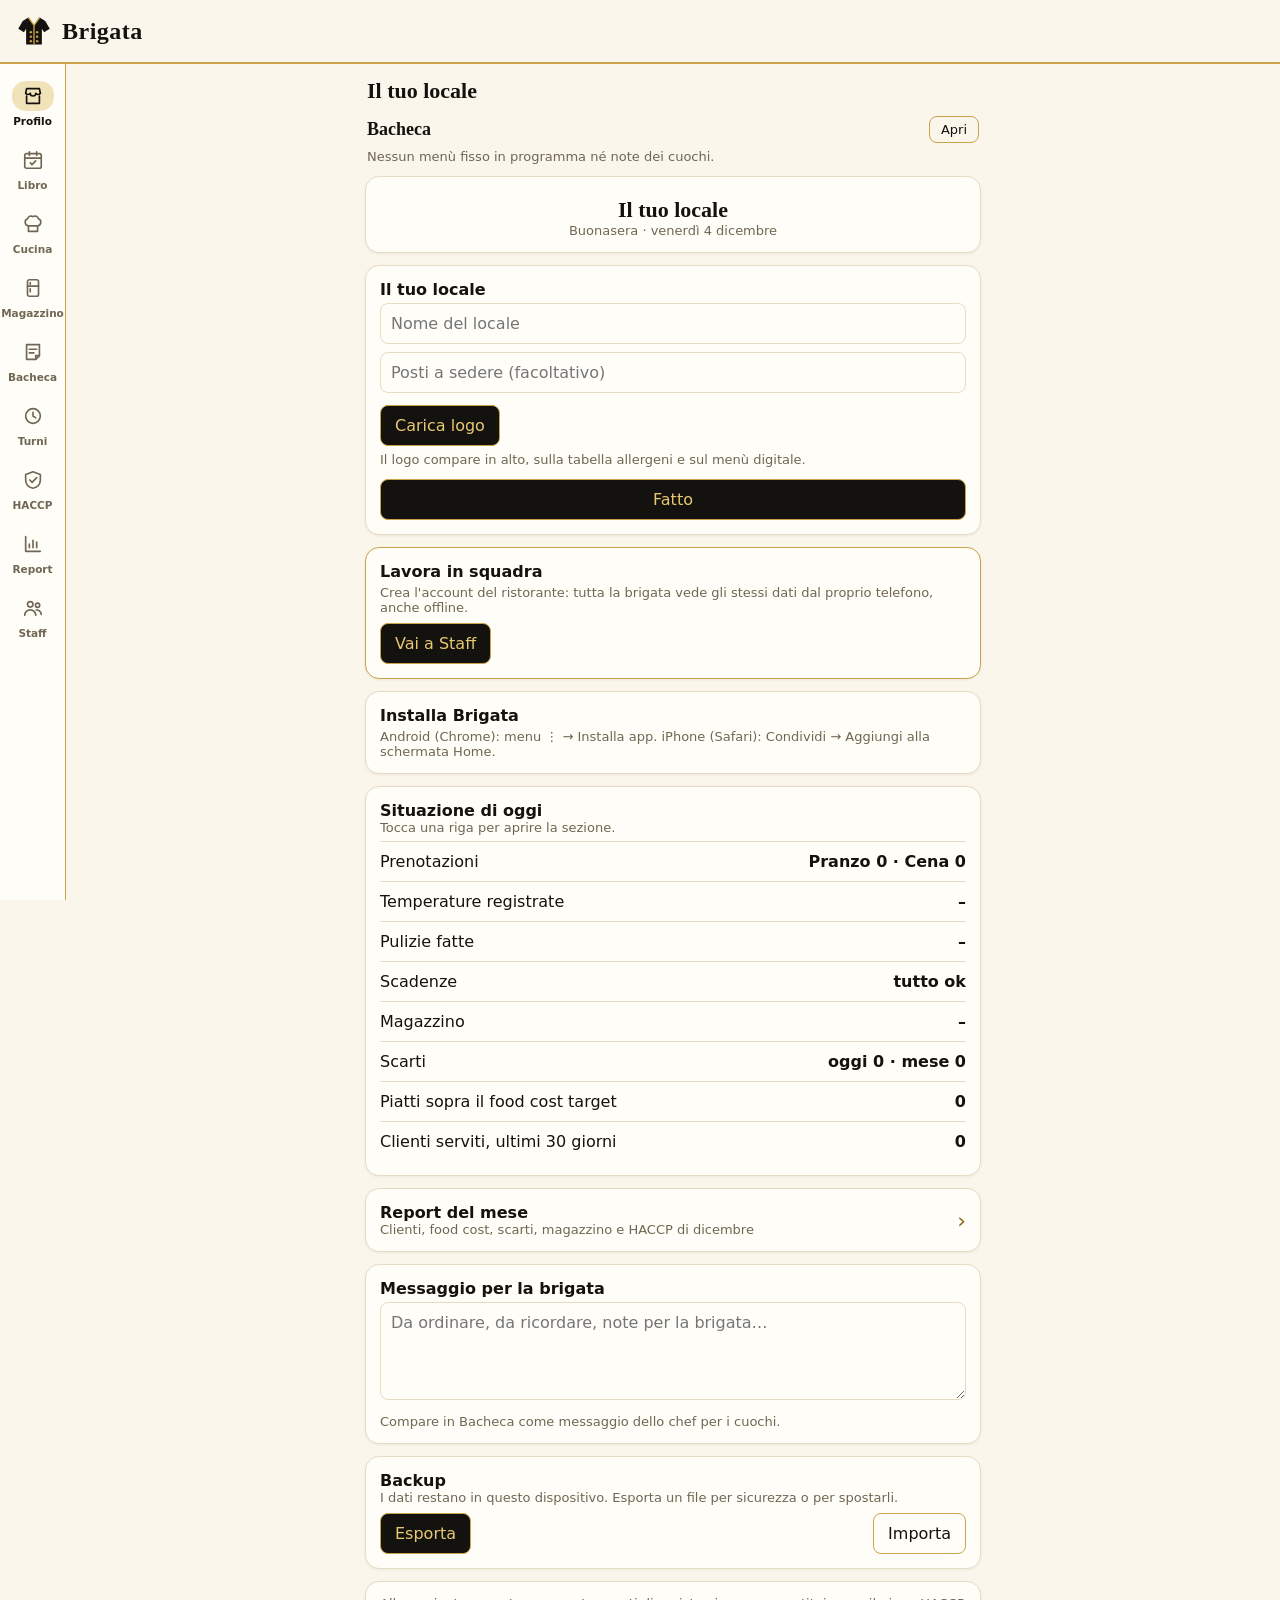
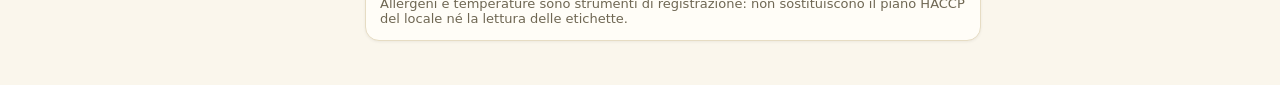
<file: index.html>
<!DOCTYPE html>
<html lang="it">
<head>
<meta charset="utf-8">
<meta name="viewport" content="width=device-width,initial-scale=1,viewport-fit=cover">
<meta name="theme-color" content="#faf6ec">
<meta name="description" content="Allergeni, food cost, HACCP, magazzino e turni per cucine professionali">
<link rel="manifest" href="manifest.json">
<link rel="icon" href="icon-192.png">
<link rel="apple-touch-icon" href="icon-192.png">
<link rel="stylesheet" href="app.css">
<title>Brigata</title>
</head>
<body>
<header></header>
<main></main>
<nav></nav>
<dialog id="d"></dialog>
<input type="file" id="f" accept=".json,application/json" hidden>
<script src="config.js"></script>
<script src="core.js"></script>
<script src="qr.js"></script>
<script src="cloud.js"></script>
<script src="cucina.js"></script>
<script src="haccp.js"></script>
<script src="magazzino.js"></script>
<script src="bacheca.js"></script>
<script src="turni.js"></script>
<script src="libro.js"></script>
<script src="profilo.js"></script>
<script src="staff.js"></script>
<script src="scanner.js"></script>
<script src="attestati.js"></script>
<script src="preparazioni.js"></script>
<script src="fornitori.js"></script>
<script src="abbattimento.js"></script>
<script src="manutenzioni.js"></script>
<script src="inventario.js"></script>
<script src="report.js"></script>
<script src="app.js"></script>
</body>
</html>
</file>
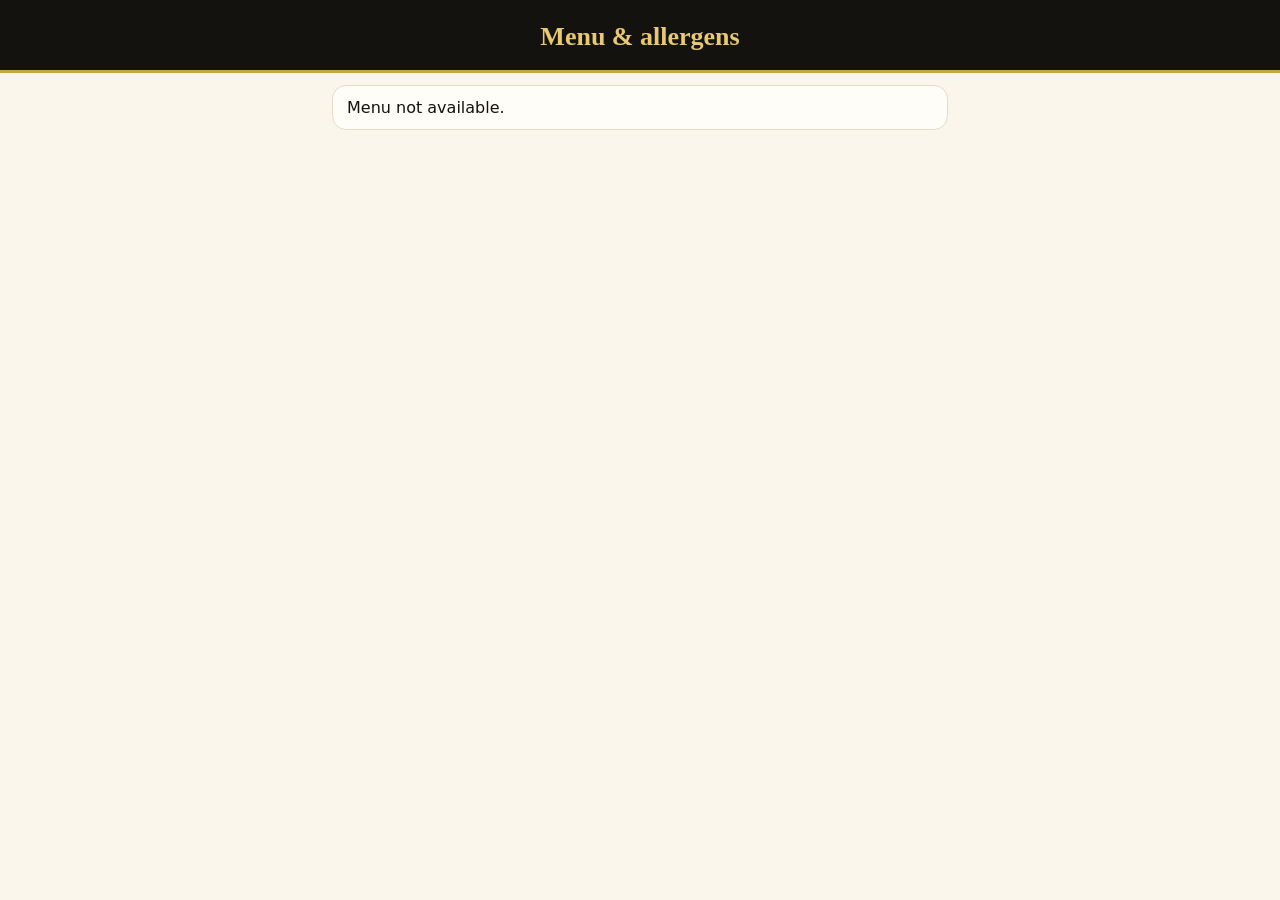
<file: menu.html>
<!DOCTYPE html>
<html lang="it"><head><meta charset="utf-8"><meta name="viewport" content="width=device-width,initial-scale=1"><meta name="theme-color" content="#14120e"><title>Menù e allergeni</title>
<style>
:root{--bg:#faf6ec;--c:#fffdf7;--t:#14120e;--m:#6f6753;--a:#8a6a1c;--g:#c9a24a;--b:#e6dcc3;--s:#f3e8c8;--r:#b3261e}
*{box-sizing:border-box}body{margin:0;font:16px system-ui,sans-serif;background:var(--bg);color:var(--t)}
header{background:#14120e;color:#e8c872;text-align:center;padding:22px 16px 18px;border-bottom:3px solid var(--g)}
header img{height:72px;width:72px;object-fit:cover;border-radius:50%;border:2px solid var(--g);background:#fff;display:block;margin:0 auto 10px}
h1{font:700 26px Georgia,serif;margin:0}header p{margin:6px 0 0;font:italic 14px Georgia,serif;color:#d9c48a}
main{max-width:640px;margin:auto;padding:12px}
.lang{display:flex;justify-content:center;gap:6px;margin-top:12px}.lang button{font:600 13px system-ui;border:1px solid var(--g);background:transparent;color:#e8c872;border-radius:20px;padding:4px 12px}.lang button.on{background:var(--g);color:#14120e}
.box{background:var(--c);border:1px solid var(--b);border-radius:14px;padding:12px 14px;margin-bottom:12px}
.f{display:flex;flex-wrap:wrap;gap:6px;margin-top:8px}.f button{font:13px system-ui;border:1px solid var(--b);background:var(--c);color:var(--t);border-radius:20px;padding:5px 10px}.f button.on{background:#14120e;color:#e8c872;border-color:#14120e}
h2{font:700 19px Georgia,serif;margin:20px 4px 8px;color:var(--a)}
.d{background:var(--c);border:1px solid var(--b);border-radius:12px;padding:11px 13px;margin-bottom:8px}
.d.no{opacity:.45}.d.no b::after{content:' ✕';color:var(--r)}
.d b{font:700 17px Georgia,serif}
.tag{display:inline-block;background:var(--s);color:#5c4710;border-radius:20px;padding:2px 9px;font-size:12px;margin:5px 4px 0 0}.tag.hit{background:#f6dcd9;color:var(--r);font-weight:700}
.none{font-size:13px;color:var(--m);margin-top:4px}
.m{color:var(--m);font-size:13px}.note{font-size:12px;color:var(--m);text-align:center;margin:20px 8px 30px;line-height:1.5}
</style></head>
<body><header id=h><h1>…</h1></header><main id=b><div class=box>…</div></main>
<script src="config.js"></script>
<script>
'use strict';
const L = {
  it:{al:['Glutine','Crostacei','Uova','Pesce','Arachidi','Soia','Latte','Frutta a guscio','Sedano','Senape','Sesamo','Solfiti','Lupini','Molluschi'],sub:'Menù e allergeni',f:'Devi evitare qualcosa? Tocca gli allergeni: i piatti che li contengono vengono segnati.',none:'Nessun allergene dichiarato',other:'Altri piatti',note:'Elenco degli allergeni (Reg. UE 1169/2011) calcolato dalle ricette. In cucina si usano anche altri ingredienti: in caso di allergia o intolleranza chiedi sempre al personale.',upd:'Aggiornato il',err:'Menù non disponibile.',cat:{Antipasti:'Antipasti',Primi:'Primi',Secondi:'Secondi',Contorni:'Contorni',Pizze:'Pizze',Dolci:'Dolci',Bevande:'Bevande',Altro:'Altro'}},
  en:{al:['Gluten','Crustaceans','Eggs','Fish','Peanuts','Soy','Milk','Tree nuts','Celery','Mustard','Sesame','Sulphites','Lupin','Molluscs'],sub:'Menu & allergens',f:'Need to avoid something? Tap the allergens: dishes containing them will be marked.',none:'No allergens declared',other:'Other dishes',note:'Allergen list (EU Reg. 1169/2011) based on our recipes. Other ingredients are handled in the kitchen: if you have an allergy or intolerance, please always ask our staff.',upd:'Updated',err:'Menu not available.',cat:{Antipasti:'Starters',Primi:'First courses',Secondi:'Main courses',Contorni:'Side dishes',Pizze:'Pizzas',Dolci:'Desserts',Bevande:'Drinks',Altro:'Other'}},
  de:{al:['Gluten','Krebstiere','Eier','Fisch','Erdnüsse','Soja','Milch','Schalenfrüchte','Sellerie','Senf','Sesam','Sulfite','Lupinen','Weichtiere'],sub:'Speisekarte & Allergene',f:'Müssen Sie etwas meiden? Tippen Sie auf die Allergene: Gerichte, die sie enthalten, werden markiert.',none:'Keine Allergene angegeben',other:'Weitere Gerichte',note:'Allergenliste (EU-Verordnung 1169/2011) auf Basis unserer Rezepte. In der Küche werden auch andere Zutaten verarbeitet: Bei Allergien oder Unverträglichkeiten fragen Sie bitte immer unser Personal.',upd:'Aktualisiert am',err:'Speisekarte nicht verfügbar.',cat:{Antipasti:'Vorspeisen',Primi:'Erste Gänge',Secondi:'Hauptgänge',Contorni:'Beilagen',Pizze:'Pizzen',Dolci:'Desserts',Bevande:'Getränke',Altro:'Sonstiges'}}
};
const ORD = ['Antipasti','Primi','Secondi','Contorni','Pizze','Dolci','Bevande','Altro',''];
const esc = s => String(s ?? '').replace(/[&<>"']/g, c => ({'&':'&amp;','<':'&lt;','>':'&gt;','"':'&quot;',"'":'&#39;'}[c]));
let lg = (navigator.language || 'it').slice(0, 2); if (!L[lg]) lg = lg == 'it' ? 'it' : 'en';
let D = null; const sel = new Set();

function draw() {
  const T = L[lg], d = D;
  document.documentElement.lang = lg;
  document.title = (d.n ? d.n + ' — ' : '') + T.sub;
  document.getElementById('h').innerHTML = (d.logo && /^data:image\//.test(d.logo) ? `<img src="${d.logo}" alt="">` : '') + `<h1>${esc(d.n || T.sub)}</h1><p>${T.sub}</p><div class=lang>${['it','en','de'].map(k => `<button data-l=${k} class="${k == lg ? 'on' : ''}">${k.toUpperCase()}</button>`).join('')}</div>`;
  const used = [...new Set(d.d.flatMap(x => x.al))].sort((a, b) => a - b);
  let h = used.length ? `<div class=box><div class=m>${T.f}</div><div class=f>${used.map(k => `<button data-a=${k} class="${sel.has(k) ? 'on' : ''}">${T.al[k]}</button>`).join('')}</div></div>` : '';
  ORD.forEach(c => {
    const L2 = d.d.filter(x => (x.c || '') == c || (c == '' && !ORD.includes(x.c)));
    if (!L2.length) return;
    h += `<h2>${c ? T.cat[c] || esc(c) : T.other}</h2>` + L2.map(x => {
      const hit = x.al.some(k => sel.has(k));
      return `<div class="d${hit ? ' no' : ''}"><b>${esc(x.n)}</b><div>${x.al.length ? x.al.map(k => `<span class="tag${sel.has(k) ? ' hit' : ''}">${T.al[k]}</span>`).join('') : `<div class=none>${T.none}</div>`}</div></div>`;
    }).join('');
  });
  h += `<div class=note>${T.note}${d.upd ? `<br>${T.upd} ${new Date(d.upd + 'T12:00').toLocaleDateString(lg)}` : ''}</div>`;
  document.getElementById('b').innerHTML = h;
}

document.addEventListener('click', e => {
  const b = e.target.closest('button'); if (!b || !D) return;
  if (b.dataset.l) { lg = b.dataset.l; draw(); }
  if (b.dataset.a) { const k = +b.dataset.a; sel.has(k) ? sel.delete(k) : sel.add(k); draw(); }
});

(async () => {
  const C = window.BRIGATA_CONFIG || {}, slug = new URLSearchParams(location.search).get('m') || '';
  const fail = () => { document.getElementById('h').innerHTML = `<h1>${L[lg].sub}</h1>`; document.getElementById('b').innerHTML = `<div class=box>${L[lg].err}</div>`; };
  if (!C.supabaseUrl || !/^[a-z0-9]{6,40}$/i.test(slug)) return fail();
  try {
    const r = await fetch(C.supabaseUrl.replace(/\/$/, '') + '/rest/v1/public_menus?select=data&published=eq.true&slug=eq.' + slug, {headers: {apikey: C.supabaseKey}});
    const j = await r.json();
    if (!r.ok || !j.length) return fail();
    D = j[0].data; D.d = Array.isArray(D.d) ? D.d : [];
    draw();
  } catch (e) { fail(); }
})();
</script></body></html>
</file>
<file: app.css>
:root{--bg:#faf6ec;--c:#fffdf7;--t:#14120e;--m:#6f6753;--p:#14120e;--a:#8a6a1c;--g:#c9a24a;--r:#b3261e;--b:#e6dcc3;--s:#f3e8c8;--gold:#e8c872}
*{box-sizing:border-box}
html{-webkit-text-size-adjust:100%}
body{margin:0;font:16px system-ui,sans-serif;background:var(--bg);color:var(--t);padding:0 0 20px 66px}
header{display:flex;align-items:center;gap:10px;height:64px;padding:0 16px;margin-left:-66px;position:sticky;top:0;z-index:2;background:var(--bg);border-bottom:2px solid var(--g)}
main{padding:0 12px 12px;max-width:640px;margin:auto}
h1,h2,h3{font-family:Georgia,serif}
.card{background:var(--c);border:1px solid var(--b);border-radius:14px;padding:14px;margin-bottom:12px;box-shadow:0 1px 3px rgba(20,18,14,.06)}
.row{display:flex;gap:8px;align-items:center;justify-content:space-between}
.row.st{justify-content:flex-start;flex-wrap:wrap}
.m{color:var(--m);font-size:13px}
.hint{color:var(--m);font-size:12px;margin-top:4px}
button{font:inherit;border:1px solid var(--g);border-radius:8px;padding:10px 14px;background:var(--p);color:var(--gold);cursor:pointer}
button.g{background:transparent;color:var(--t);border-color:var(--g)}
button.g.d{color:var(--r);border-color:var(--r)}
button.sm{padding:5px 11px;font-size:13px}
button.w{width:100%}
button:disabled{opacity:.35;cursor:default}
input,select,textarea{font:inherit;width:100%;padding:10px;border:1px solid var(--b);border-radius:8px;background:var(--c);color:var(--t);margin:4px 0}
input:focus,select:focus,textarea:focus{outline:2px solid var(--g)}
.tag{display:inline-block;background:var(--s);color:#5c4710;border-radius:20px;padding:2px 9px;font-size:12px;margin:4px 4px 0 0}
.bad{color:var(--r);font-weight:700}.ok{color:var(--t);font-weight:700}.warn{color:var(--a);font-weight:700}
.chk{display:inline-flex;gap:5px;align-items:center;margin:4px 10px 4px 0;font-size:14px}.chk input{width:auto;margin:0}
table{width:100%;border-collapse:collapse;font-size:13px}td,th{border-bottom:1px solid var(--b);padding:5px 3px;text-align:left}
dialog{border:0;border-radius:12px;width:min(94vw,560px);max-height:90vh;background:var(--c);color:var(--t);padding:16px}
dialog::backdrop{background:rgba(20,18,14,.45)}
.pt{font:700 22px Georgia,serif;margin:14px 2px 12px}
.sub{font:700 17px Georgia,serif;margin:14px 2px 8px}
.clamp{display:-webkit-box;-webkit-line-clamp:3;-webkit-box-orient:vertical;overflow:hidden}
.li{padding:8px 0;border-top:1px solid var(--b)}
.empty{color:var(--m);font-size:13px;margin:0 2px 12px}

/* Header */
.bn{font:700 24px/1 Georgia,serif;letter-spacing:.5px;display:flex;flex-direction:column}
.bn small{font:italic 12px Georgia,serif;color:var(--a);margin-top:3px;letter-spacing:0}
.hlogo{margin-left:auto;height:36px;width:36px;border-radius:50%;object-fit:cover;border:1px solid var(--g)}
.sync{display:inline-flex;align-items:center;gap:5px;font-size:11px;color:var(--m);margin-left:auto;cursor:pointer;padding:4px 8px;border-radius:20px;border:1px solid var(--b);background:var(--c)}
.sync i{width:8px;height:8px;border-radius:50%;background:#7a9a3a}
.sync.off i{background:var(--m)}.sync.err i{background:var(--r)}.sync.run i{background:var(--g);animation:pl 1s infinite alternate}
.sync+.hlogo{margin-left:6px}
@keyframes pl{to{opacity:.3}}

/* Menu laterale */
nav{position:fixed;top:64px;bottom:0;left:0;width:66px;display:flex;flex-direction:column;overflow-y:auto;overflow-x:hidden;scrollbar-width:none;background:var(--c);border-right:1px solid var(--g);padding:8px 2px calc(8px + env(safe-area-inset-bottom));z-index:3}
nav::-webkit-scrollbar{display:none}
nav button{flex:0 0 auto;width:100%;background:none;border:0;color:var(--m);border-radius:0;padding:9px 1px;font-size:10.5px;font-weight:600;display:flex;flex-direction:column;align-items:center;gap:4px}
nav button.on{color:var(--t)}
nav button .lb{white-space:nowrap}
.ic{display:flex;padding:4px 10px;border-radius:14px}
nav button.on .ic{background:#f1e3b9}

/* Segmenti */
.sg{display:flex;background:var(--b);border-radius:12px;padding:3px;margin-bottom:12px}
.sg button{flex:1;background:none;border:0;color:var(--m);padding:9px 4px;border-radius:10px;font-weight:600;font-size:14px}
.sg button.on{background:var(--c);color:var(--t);box-shadow:0 1px 2px rgba(20,18,14,.15)}

/* Riquadri bacheca */
.tl{display:flex;gap:10px;overflow-x:auto;margin:0 -12px 8px;padding:2px 12px 10px;scroll-snap-type:x proximity;scrollbar-width:none}
.t{flex:0 0 138px;height:188px;border:1px solid var(--b);border-radius:14px;background:var(--c);box-shadow:0 1px 3px rgba(20,18,14,.08);display:flex;flex-direction:column;overflow:hidden;scroll-snap-align:start;cursor:pointer}
.t .h{background:var(--p);color:var(--gold);padding:8px 10px;font:700 11px system-ui;text-transform:uppercase;letter-spacing:.6px}
.t .dn{font:700 30px/1.1 Georgia,serif;letter-spacing:0}
.t .b{padding:8px 10px;font-size:13px;flex:1;overflow:hidden}
.t.n .h{text-transform:none;font-size:13px}
.t.imp .h{background:var(--g);color:var(--p)}
.sc{margin-top:6px;background:var(--s);color:#5c4710;border:1px solid var(--g);border-radius:8px;padding:3px 6px;font-size:11px;font-weight:700}
.tl.sm .t{flex-basis:112px;height:152px;border-radius:12px}
.tl.sm .t .h{font-size:10px;padding:6px 8px}
.tl.sm .t .dn{font-size:24px}
.tl.sm .t .b{padding:6px 8px;font-size:11.5px}
.tl.sm .sc{font-size:10px;padding:2px 5px}
.memo{border-color:var(--g);background:#fbf3d9}
.kick{color:var(--a);font-weight:700;letter-spacing:.5px;text-transform:uppercase;font-size:11px}

/* Turni */
.tc{display:inline-flex;align-items:center;justify-content:center;width:20px;height:20px;font-size:10px;vertical-align:middle;margin:0 2px 0 8px;border-radius:7px;font-weight:700}
.sP{background:#f1e3b9;color:#5c4710;border:0}.sC{background:#14120e;color:var(--gold);border:0}.sD{background:#c9a24a;color:#14120e;border:0}.sR{border:1px dashed var(--m);color:var(--m)}.sF{background:#e6dcc3;color:#6f6753;border:0}
.tw{width:100%;border-collapse:separate;border-spacing:4px 3px}.tw td{padding:0;border:0}
.tw-wc{flex:1;text-align:center;border-radius:8px;font-size:10px;color:var(--m);cursor:pointer;padding:2px 0}
.tw-wc b{display:block;font-size:13px;color:var(--t)}
.tw-wc.tdy b{box-shadow:inset 0 -2px 0 var(--g)}
.tw-wc.ro{cursor:default}
.tw-k{margin-top:3px;height:26px;display:flex;align-items:center;justify-content:center;border-radius:6px;font-weight:700;font-size:11px;border:1px dashed var(--b)}
.tw-k.sP,.tw-k.sC,.tw-k.sD,.tw-k.sF{border:0}
.tw-k.xc{border:0;background:repeating-linear-gradient(135deg,var(--b) 0 4px,transparent 4px 8px)}
.gr{display:grid;grid-template-columns:14px repeat(7,minmax(0,1fr));gap:2px;margin:0 -12px 6px}
.gr>div{min-width:0}
.gr-th{text-align:center;font-size:10px;color:var(--m);line-height:1.2;padding:2px 0;cursor:pointer;text-transform:uppercase}
.gr-th b{display:block;font-size:15px;color:var(--t);font-family:Georgia,serif}
.gr-th.tdy b{box-shadow:inset 0 -2px 0 var(--g)}
.gr-th.off{opacity:.45}
.gr-th.ex::after{content:'';display:block;width:5px;height:5px;border-radius:50%;background:var(--g);margin:1px auto 0}
.gr-bl{writing-mode:vertical-rl;transform:rotate(180deg);font-size:9px;font-weight:700;letter-spacing:.7px;text-transform:uppercase;color:var(--a);display:flex;align-items:center;justify-content:center}
.gr-c{min-height:54px;border-radius:8px;border:1px solid var(--b);background:var(--c);padding:2px 1px;cursor:pointer;overflow:hidden}
.gr-c:empty{background:transparent;border:1px dashed var(--b)}
.gr-c.x{border:0;background:repeating-linear-gradient(135deg,var(--b) 0 4px,transparent 4px 8px);cursor:default}
.gr-n{display:block;font-size:9px;letter-spacing:-.2px;font-weight:600;border-radius:5px;padding:1px 2px;margin-bottom:2px;overflow:hidden;text-overflow:ellipsis;white-space:nowrap;background:#f1e3b9;color:#5c4710}
.gr-n.c{background:#14120e;color:var(--gold)}.gr-n.r{background:transparent;border:1px dashed var(--m);color:var(--m)}.gr-n.f{background:#e6dcc3;color:#6f6753}

/* Magazzino */
.ug{display:grid;grid-template-columns:1fr 1fr;gap:10px}
.uc{margin:0;text-align:center;padding:10px;cursor:pointer}

/* Scarti */
.kpi{display:grid;grid-template-columns:repeat(3,1fr);gap:8px;margin-top:8px}
.kpi div{background:var(--bg);border:1px solid var(--b);border-radius:10px;padding:8px 6px;text-align:center}
.kpi b{display:block;font:700 20px Georgia,serif}
.kpi span{display:block;font-size:11px;color:var(--m);line-height:1.3}
.pill{display:inline-block;border-radius:999px;padding:1px 8px;font-size:11px;font-weight:700}
.pill.b{background:#f6dcd9;color:var(--r)}.pill.r{background:#e3ecd2;color:#3f5a17}
.bar{height:8px;border-radius:4px;background:var(--b);overflow:hidden;margin-top:4px}
.bar i{display:block;height:100%;background:var(--g)}

/* Staff */
.role{display:inline-block;border-radius:999px;padding:1px 8px;font-size:11px;font-weight:700;background:var(--s);color:#5c4710}
.role.owner{background:var(--p);color:var(--gold)}
.code{font:700 28px/1.2 ui-monospace,monospace;letter-spacing:4px;text-align:center;padding:10px;border:1.5px dashed var(--g);border-radius:10px;background:var(--bg);margin:8px 0}
.err{background:#f6dcd9;color:var(--r);border-radius:8px;padding:8px 10px;font-size:13px;margin:6px 0}
.actbox{max-height:60vh;overflow-y:auto;overscroll-behavior:contain;border-top:1px solid var(--b);margin:0 -4px;padding:0 4px}
.actbox .act:first-child{border-top:0}
.act{display:flex;gap:10px;padding:8px 0;border-top:1px solid var(--b);font-size:14px}
.act .w{flex:0 0 46px;color:var(--m);font-size:12px}
.act .k{font-size:10px;font-weight:700;text-transform:uppercase;letter-spacing:.4px;color:var(--a)}

/* QR */
.qr{display:flex;gap:14px;align-items:center;margin-top:10px;flex-wrap:wrap}
.qr>div{flex:1;min-width:150px}
.qr canvas{width:132px;height:132px;flex:none;border:1px solid var(--b);border-radius:8px;background:#fff;image-rendering:pixelated}
.lnk{font-size:12px;word-break:break-all;color:var(--a)}

.scv{position:relative;background:#000;border-radius:12px;overflow:hidden;aspect-ratio:4/3;max-height:42vh;width:100%}
.scv video{width:100%;height:100%;object-fit:cover;display:block}
.scl{position:absolute;left:12%;right:12%;top:50%;height:2px;background:var(--g);box-shadow:0 0 10px var(--g);animation:scl 1.6s ease-in-out infinite alternate}
@keyframes scl{from{transform:translateY(-40px)}to{transform:translateY(40px)}}
.scv #sct{position:absolute;right:8px;bottom:8px}
#sc{width:min(96vw,560px)}
.toast{position:fixed;left:50%;bottom:96px;transform:translateX(-50%);background:var(--p);color:var(--gold);padding:10px 16px;border-radius:10px;z-index:9;font-size:14px;max-width:86vw;text-align:center}

@media print{
  nav,header,button,.np,.sg{display:none!important}
  .actbox{max-height:none;overflow:visible}
  body{background:#fff;color:#000;padding:0}
  .card{box-shadow:none;break-inside:avoid}
}
</file>
